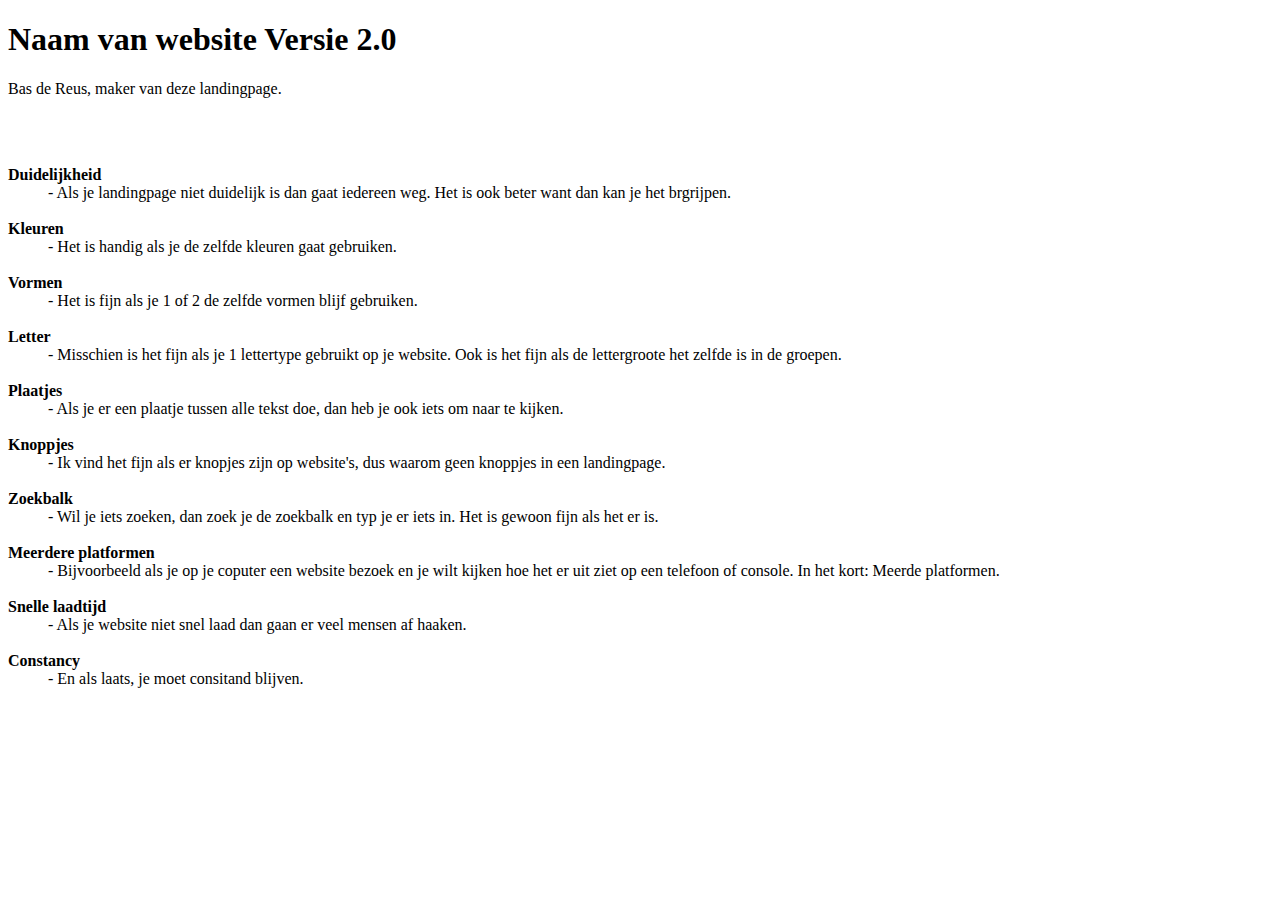
<file: GoedeLandingpage.html>
<!DOCTYPE html>
<html lang="en">
<head>
    <meta charset="UTF-8">
    <meta name="viewport" content="width=device-width, initial-scale=1.0">
</head>
<body>
    <h1>
        Naam van website Versie 2.0
    </h1>
    <p>Bas de Reus, maker van deze landingpage.</p><br><br>

    <dl>
        <strong><dt>Duidelijkheid</dt></strong>
        <dd>- Als je landingpage niet duidelijk is dan gaat iedereen weg. Het is ook beter want dan kan je het brgrijpen.</dd><br>
        <strong><dt>Kleuren</dt></strong>
        <dd>- Het is handig als je de zelfde kleuren gaat gebruiken.</dd><br>
        <strong><dt>Vormen</dt></strong>
        <dd>- Het is fijn als je 1 of 2 de zelfde vormen blijf gebruiken.</dd><br>
        <strong><dt>Letter</dt></strong>
        <dd>- Misschien is het fijn als je 1 lettertype gebruikt op je website. Ook is het fijn als de lettergroote het zelfde is in de groepen.</dd><br>
        <strong><dt>Plaatjes</dt></strong>
        <dd>- Als je er een plaatje tussen alle tekst doe, dan heb je ook iets om naar te kijken.</dd><br>
        <strong><dt>Knoppjes</dt></strong>
        <dd>- Ik vind het fijn als er knopjes zijn op website's, dus waarom geen knoppjes in een landingpage.</dd><br>
        <strong><dt>Zoekbalk</dt></strong>
        <dd>- Wil je iets zoeken, dan zoek je de zoekbalk en typ je er iets in. Het is gewoon fijn als het er is.</dd><br>
        <strong><dt>Meerdere platformen</dt></strong>
        <dd>- Bijvoorbeeld als je op je coputer een website bezoek en je wilt kijken hoe het er uit ziet op een telefoon of console. In het kort: Meerde platformen.</dd><br>
        <strong><dt>Snelle laadtijd</dt></strong>
        <dd>- Als je website niet snel laad dan gaan er veel mensen af haaken.</dd><br>
        <strong><dt>Constancy</dt></strong>
        <dd>- En als laats, je moet consitand blijven.</dd>
      </dl>

</body>
</html>
</file>
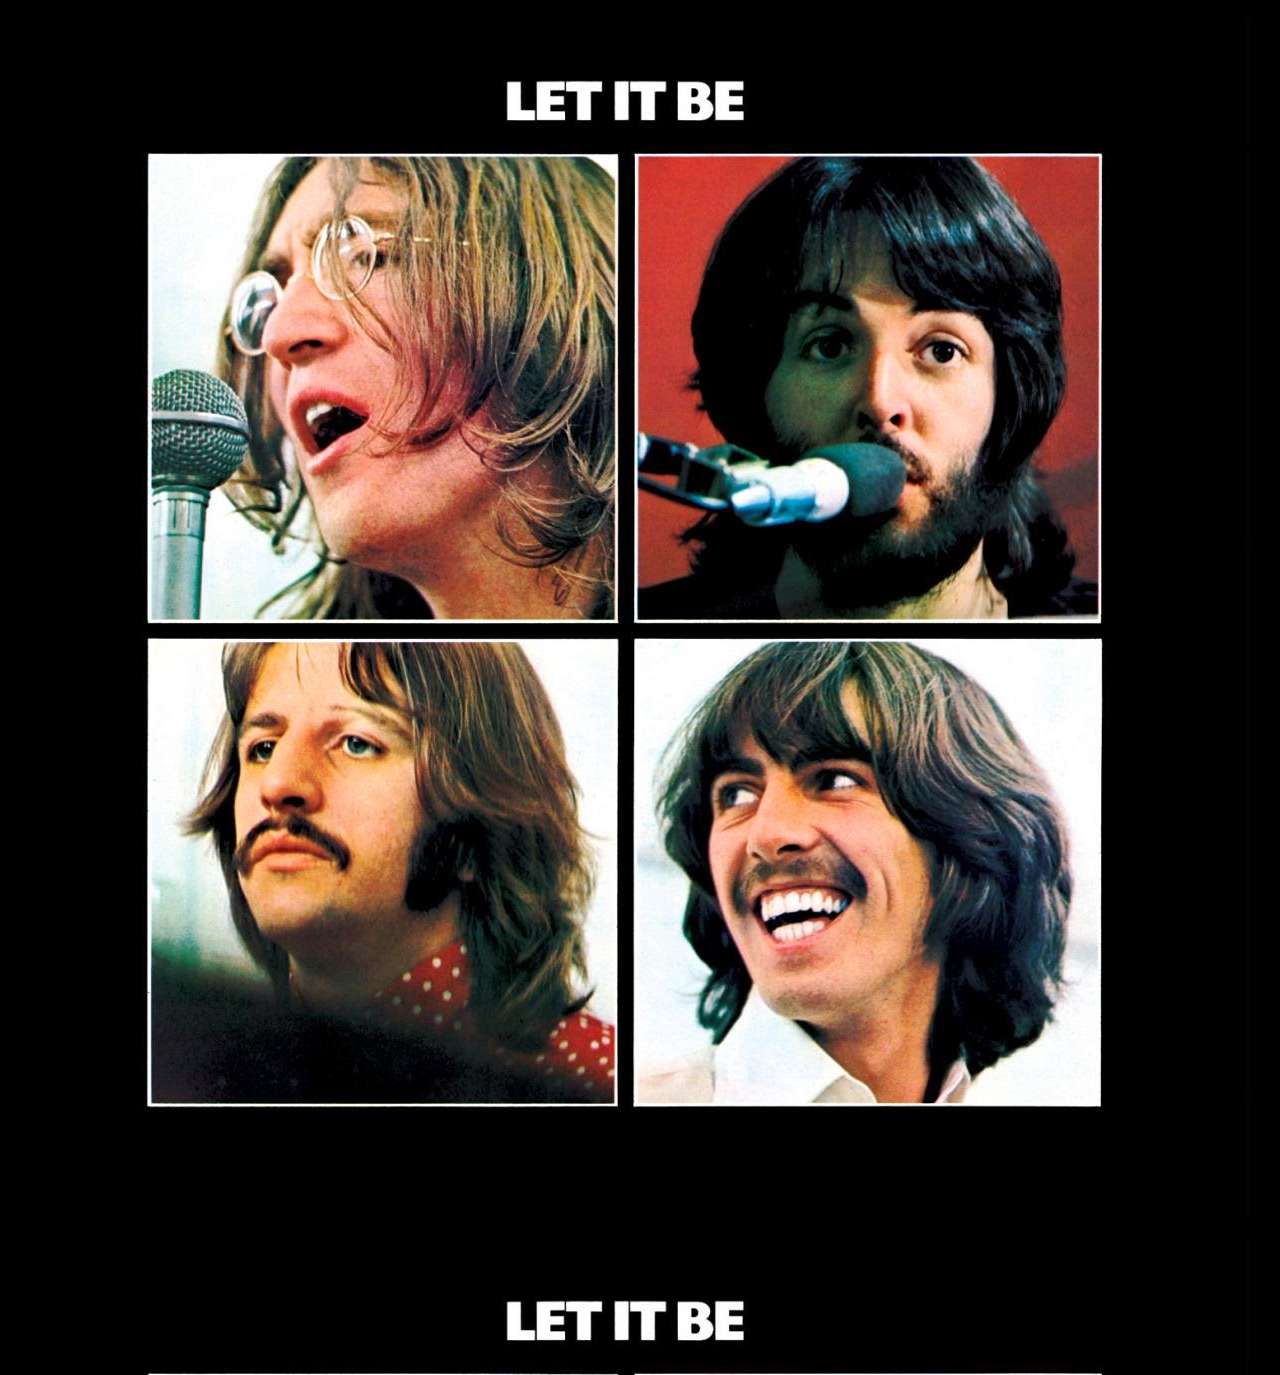
<file: margin_padding/inedex.html>
<!DOCTYPE html>
<html lang="en">
<head>
    <meta charset="UTF-8">
    <meta name="viewport" content="width=device-width, initial-scale=1.0">
    <title>padding & marge</title>
    <link rel="stylesheet" href="letitbe.css">
</head>
<body>
    <div class="container">
        <section class="beatel" id="John">
            <div class="naam">
                <h3>John</h3>
                <p>Lennon</p>
            </div>
        </section>
        <section class="beatel" id="Paul">
            <div class="naam">
                <h3>Paul</h3>
                <p>McCartney</p>
            </div>
        </section>
        <section class="beatel" id="Ringo">
            <div class="naam">
                <h3>Ringo</h3>
                <p>Starr</p>
            </div>
        </section>
        <section class="beatel" id="George">
            <div class="naam">
                <h3>George</h3>
                <p>Harrison</p>
            </div>
        </section>
    </div>
</body>
</html>
</file>
<file: margin_padding/letitbe.css>
body {
    margin: 0;
    padding: 0;
    background-color: black;
    font-family: sans-serif;
    font-size:25px;
}
.container {
    width: 1220px;
    margin: 0 auto;
    height: 1220px;
    background-image: url('letitbe.jpg');
    color: white;
    padding-top: 155px;
}
.beatel {
    /*background-color: rgba(255, 0, 85, 0.25);*/
    width: 200px;
    cursor: pointer;
}
.beatel .naam {
    opacity: 0;
}
.beatel:hover .naam {
    opacity: 1;
}
#John {
    margin-left: 120px;
    padding-top: 405px;
    padding-left: 269px;
}
#John .naam {
    margin-left: 75px;
}
#Paul {
    margin-left: 600px;
    margin-top: -470px;
    padding-top: 405px;
    padding-left: 269px;
}
#Paul .naam {
    margin-left: 50px;
}
#Ringo {
    margin-left: 120px;
    padding-top: 425px;
    padding-left: 269px;
}
#Ringo .naam {
    margin-left: 75px;
}
#George {
    margin-left: 600px;
    margin-top: -470px;
    padding-top: 405px;
    padding-left: 269px;
}
#George .naam {
    margin-left: 75px;
    color: black;
}
h3, p {
    margin: 0;
    padding: 0;
}
.naam {
    border-left: solid 11px #ff0055;
    padding-left: 9px;
}
</file>
